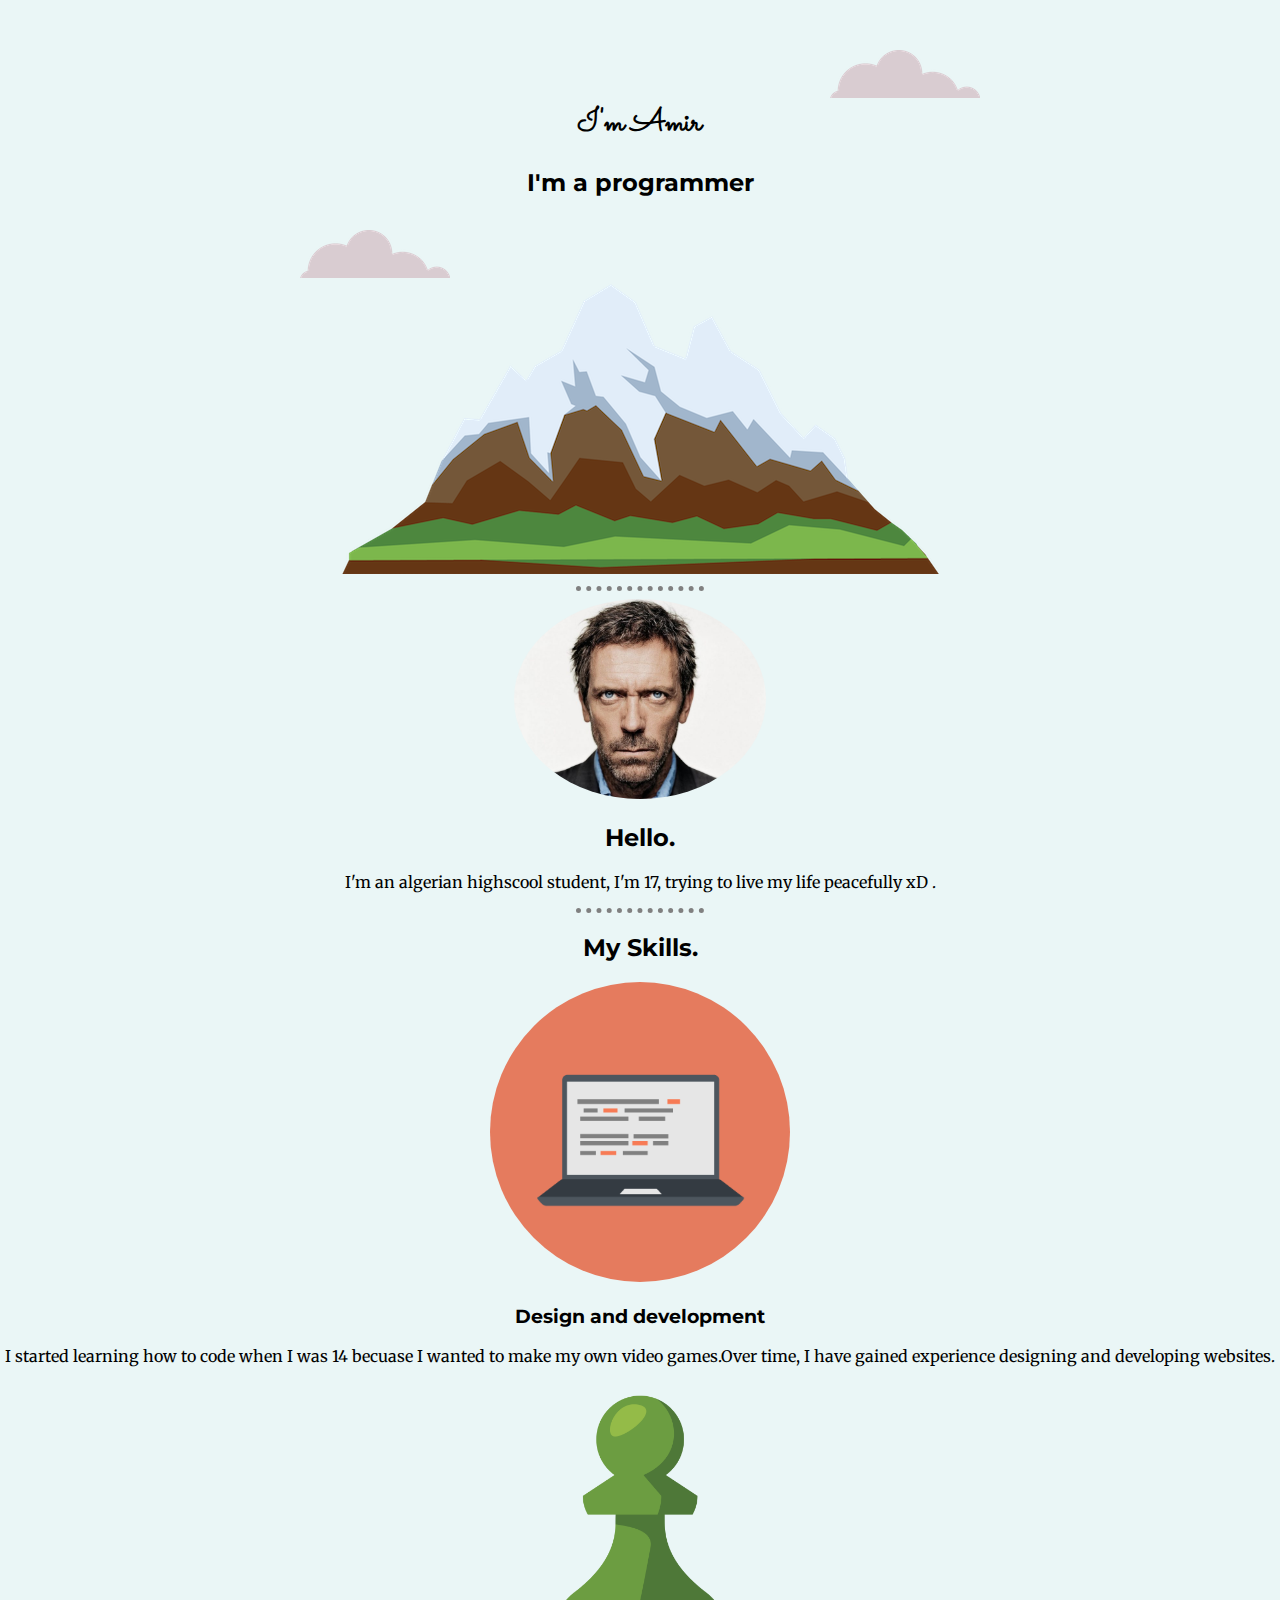
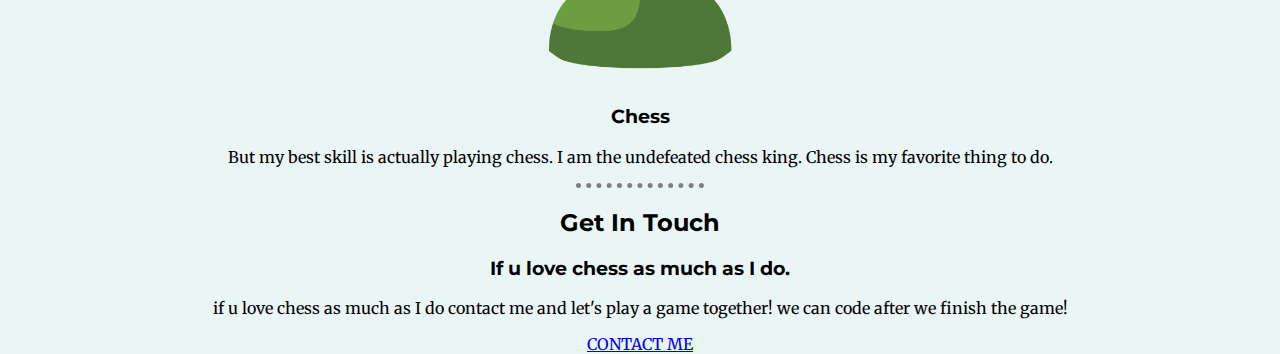
<file: CSS-new/index.html>
<!DOCTYPE html>
<html lang="en">
<head>
    <meta charset="UTF-8">
    <meta http-equiv="X-UA-Compatible" content="IE=edge">
    <meta name="viewport" content="width=device-width, initial-scale=1.0">
    <link rel="stylesheet" href="css/style.css">
    <link rel="preconnect" href="https://fonts.googleapis.com">
<link rel="preconnect" href="https://fonts.gstatic.com" crossorigin>
<link href="https://fonts.googleapis.com/css2?family=Merriweather:ital,wght@1,300&family=Montserrat:wght@200&family=Sacramento&display=swap" rel="stylesheet">
    <title>Document</title>
</head>
<body>
    
    <div class="top-container">
        <img src="images/cloud.png" alt="cloud.img" class="top-cloud">
        <h1>I'm Amir</h1>
        <h2>I'm a programmer</h2>
        <img src="images/cloud.png" alt="cloud.img" class="bottom-cloud">
    <img src="images/mountain.png" alt="mountain.img">
    </div>
    <hr>
    <div class="middle-container">
        <div class="profile">
          <img src="images/house.jpg" alt="" height="200px" class="house">
          <h2>Hello.</h2>
          <p>I'm an algerian highscool student, I'm 17, trying to live my life peacefully xD .</p>
        </div>
        <hr>
        <div class="skills">
          <h2>My Skills.</h2>
          <div class="skill-row">
            <img class="chess" src="images/computer.png" alt="">
            <h3>Design and development</h3>
            <p>I started learning how to code when I was 14 becuase I wanted to make my own video games.Over time, I have gained experience designing and developing websites.</p>
          </div>
          <div class="skill-row">
            <img class="chess" src="images/chess.png" alt="">
            <h3>Chess</h3>
            <p>But my best skill is actually playing chess. I am the undefeated chess king. Chess is my favorite thing to do.</p>
          </div>
        </div>
        <hr>
        <div class="contact-me">
          <h2>Get In Touch</h2>
          <h3>If u love chess as much as I do.</h3>
          <p>if u love chess as much as I do contact me and let's play a game together! we can code after we finish the game!</p>
          <a class="btn" href="contact.html">CONTACT ME</a>
        </div>
</body>
</html>
</file>
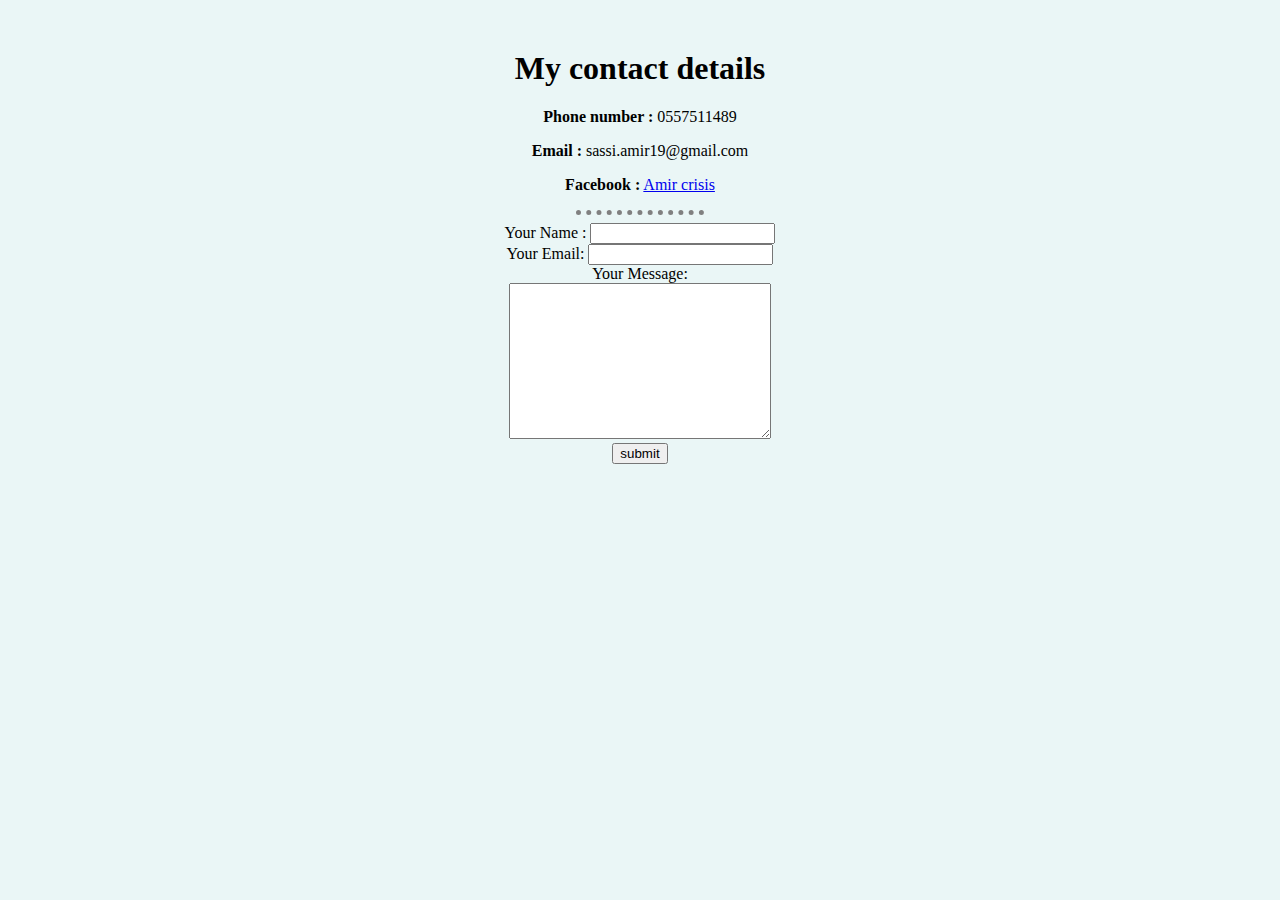
<file: CSS-new/contact.html>
<!DOCTYPE html>
<html lang="en">
<head>
    <meta charset="UTF-8">
    <meta http-equiv="X-UA-Compatible" content="IE=edge">
    <meta name="viewport" content="width=device-width, initial-scale=1.0">
    <link rel="stylesheet" href="css/style.css">
    <title>contact me</title>
</head>
<body>
    <h1 class="h1">My contact details</h1>
    <p><strong> Phone number :</strong> 0557511489</p>
    <p><strong> Email :</strong> sassi.amir19@gmail.com</p>
    <p><strong>Facebook :</strong> <a href="https://www.facebook.com/amir.crisis/"> Amir crisis </a> </p>
    <hr>
    <form action="mailto:sassi.amir19@gmail.com" method="GET" enctype="text/plain">
        <label for="name">Your Name :</label>
        <input type="text" name="yourName" value=""><br>
        <label for="email">Your Email:</label>
        <input type="email" name="yourEmail" value=""><br>
        <label for="msg">Your Message:</label><br>
        <textarea name="yourMessage" cols="30" rows="10" value=""></textarea><br>
        <input type="submit" name="" value="submit">
    </form>
</body>
</html>
</file>
<file: CSS-new/css/style.css>
body{
    margin: 0px;
    font-family: 'Merriweather', serif;
    text-align: center;
    background-color: #EAF6F6;
}


.h1{
    padding-top: 50px;
}

h1{
    font-family: 'Sacramento', cursive;
    margin-top: 0;
}
h2{
    font-family: 'Montserrat', sans-serif;
}
h3{
    font-family: 'Montserrat', sans-serif;
}

.top-container{
    margin: 0;
    position: relative;
    padding-top: 100px;
}

hr{
    height: 0px;
    width: 10%;
    border-width: 5px;
    border-color: grey;
    border-style: dotted none none none;

  }

.top-cloud {
    position: absolute;
    right: 300px;
    top: 50px;
}

.bottom-cloud {
    position: absolute;
    left: 300px;
    bottom: 300px;
}
.house{
    border-radius: 100%;
}
.chess{
    height: 300px;
    border-radius: 100%;
}
</file>
